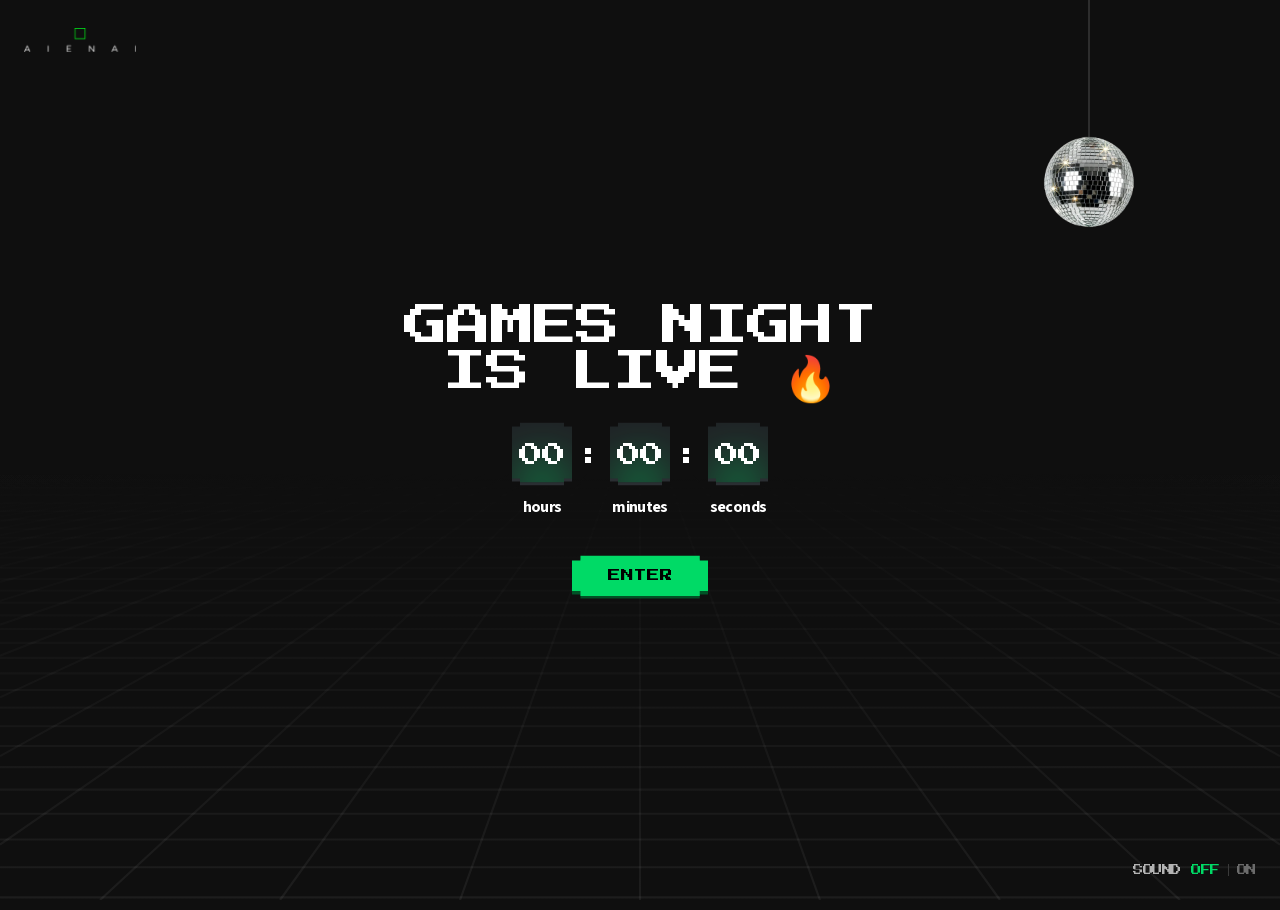
<file: index.html>
<!DOCTYPE html>
<html lang="en-GB">
<head>
<meta charset="utf-8">
<meta name="viewport" content="width=device-width, initial-scale=1">
<!-- The repo is public so GitHub Pages will serve it, but the run of show is
     internal. Keep it out of search results: shareable by link, not findable. -->
<meta name="robots" content="noindex, nofollow">
<title>AIENAI — The games haven’t started… yet.</title>
<style>
/* AIENAI holding page — Figma "HUM App" node 3719:5247 (Desktop - 1, 1440x832) */

/* Source Sans 3 stands in for Adobe Clean, which has no web-licensable equivalent. */
@font-face {
  font-family: "Press Start 2P";
  font-style: normal;
  font-weight: 400;
  font-display: block;
  src: url("[data-uri]") format("woff2");
}

@font-face {
  font-family: "Source Sans 3";
  font-style: normal;
  font-weight: 400;
  font-display: block;
  src: url("[data-uri]") format("woff2");
}

@font-face {
  font-family: "Source Sans 3";
  font-style: normal;
  font-weight: 700;
  font-display: block;
  src: url("[data-uri]") format("woff2");
}

:root {
  --bg: #0f0f0f;
  --plate-face: #202326;
  --plate-edge: #2A2E32;
  --green: #00DA66;
  --muted: #b3b3b3;
  --green-shadow: #005226;
  --pixel: "Press Start 2P", monospace;
  --ui: "Source Sans 3", "Adobe Clean", system-ui, -apple-system, sans-serif;
}

* { box-sizing: border-box; }

/* Both need overflow hidden, not just body: the off-state drift transforms push
   a view ~10px past the bottom edge, and overflow propagates html -> body, never
   body -> html. Left on html alone the viewport scrolls that 10px and shifts
   everything, the logo included. */
html, body {
  height: 100%;
  overflow: hidden;
}

body {
  margin: 0;
  background: var(--bg);
  color: #fff;
  font-family: var(--ui);
  overflow: hidden;
}

.defs {
  position: absolute;
  width: 0;
  height: 0;
}

/* The logo is the only route back to the countdown, so it sits above both
   views rather than alongside them at z-index 2. */
.logo-link {
  position: absolute;
  top: 28px;
  left: 24px;
  display: block;
  width: 112px;
  height: 24px;
  z-index: 3;
}

.logo-link:focus-visible {
  outline: 2px solid var(--green);
  outline-offset: 6px;
}

.logo {
  display: block;
  width: 112px;
  height: 24px;
  object-fit: cover;
}

/* Both views share the grid behind them, so only the foreground cross-fades.
   The outgoing view clears before the incoming one starts arriving, and each
   carries a 10px drift. The resting transform lives on the view itself; only
   the off states shift.

   Opacity and the drift start together, but the drift runs 100ms longer, so
   the content is gone before it settles and the eye never sees it stop. */
.view {
  opacity: 0;
  visibility: hidden;
  transition-property: opacity, transform, visibility;
  transition-duration: 300ms, 400ms, 0s;
  transition-timing-function: ease, ease, linear;
  transition-delay: 0s, 0s, 400ms;
}

.view.is-active {
  opacity: 1;
  visibility: visible;
  transition-delay: 200ms, 200ms, 0s;
}

/* The intro drifts downwards throughout its life: it arrives from above and
   leaves below, so the motion never reverses. The two offsets are distinct
   states, which is why leaving is tracked explicitly rather than inferred. */
.stage:not(.is-active) {
  transform: translate(-50%, calc(-50% - 10px));
}

.stage.is-leaving {
  transform: translate(-50%, calc(-50% + 10px));
}

/* The schedule rises into place and sinks back out. */
.schedule:not(.is-active) {
  transform: translateY(10px);
}

/* Used for one frame to reposition a hidden view without animating the jump. */
.view.no-transition {
  transition: none;
}

@media (prefers-reduced-motion: reduce) {
  .view,
  .view.is-active,
  .enter {
    transition: none;
  }
}

/* Centre stack: 758px wide, 40px between the headline block and the button. */
.stage {
  position: absolute;
  top: calc(50% + 0.5px);
  left: 50%;
  transform: translate(-50%, -50%);
  width: 758px;
  display: flex;
  flex-direction: column;
  align-items: center;
  gap: 40px;
  z-index: 2;
}

.headline-block {
  display: flex;
  flex-direction: column;
  align-items: center;
  gap: 28px;
  width: 100%;
}

.headline {
  margin: 0;
  width: 100%;
  font-family: var(--pixel);
  font-size: 44px;
  line-height: 46px;
  letter-spacing: -1.76px;
  font-weight: 400;
  text-align: center;
  color: #fff;
}

/* Countdown: three 60x93 units on a 98px pitch, colons centred in the gaps. */
.countdown {
  display: grid;
  grid-template-columns: 60px 38px 60px 38px 60px;
  align-items: start;
  width: 256px;
  height: 93px;
}

.unit {
  position: relative;
  width: 60px;
  height: 93px;
}

.plate {
  position: relative;
  width: 60px;
  height: 63px;
}

.plate-art {
  display: block;
  width: 60px;
  height: 63px;
}

.digits {
  position: absolute;
  top: 18px;
  left: 50%;
  transform: translateX(-50%);
  font-family: var(--pixel);
  font-size: 24px;
  line-height: 28px;
  letter-spacing: -0.96px;
  text-align: center;
  white-space: nowrap;
  color: #fff;
}

.label {
  position: absolute;
  top: 75px;
  left: 50%;
  transform: translateX(-50%);
  font-family: var(--ui);
  font-weight: 700;
  font-size: 16px;
  line-height: 18px;
  letter-spacing: -0.64px;
  text-align: center;
  white-space: nowrap;
  color: #fff;
}

/* Colons sit 2px lower than the digits, matching the Figma frame. */
.colon {
  margin-top: 20px;
  font-family: var(--pixel);
  font-size: 24px;
  line-height: 28px;
  letter-spacing: -0.96px;
  text-align: center;
  color: #fff;
}

.enter {
  position: relative;
  display: block;
  width: 136.23px;
  height: 43.9952px;
  text-decoration: none;
  transition: transform 150ms ease;
}

/* Scaling the anchor takes the plate and its label together. The label carries
   its own translateX(-50%), so it has to stay off the animated property or the
   two transforms overwrite each other and it jumps to the left edge. */
.enter:hover,
.enter:focus-visible {
  transform: scale(1.05);
}

.enter-art {
  display: block;
  width: 136.23px;
  height: 43.9952px;
}

.enter-text {
  position: absolute;
  top: 8.88px;
  left: 68.31px;
  transform: translateX(-50%);
  font-family: var(--pixel);
  font-size: 12.692px;
  line-height: 23.692px;
  letter-spacing: -0.2538px;
  white-space: nowrap;
  color: #000;
}

.enter:hover .enter-text,
.enter:focus-visible .enter-text {
  text-decoration: underline;
}

/* Run of show: a 680px column, left edge at 372px on the 1440px frame. */
.schedule {
  position: absolute;
  top: 80px;
  bottom: 0;
  left: calc(50% - 348px);
  width: 680px;
  overflow-y: auto;
  overscroll-behavior: contain;
  z-index: 2;
}

.schedule-title {
  margin: 0;
  padding: 8px;
  border-bottom: 1px solid var(--green);
  font-family: var(--pixel);
  font-size: 24px;
  line-height: 28px;
  letter-spacing: -0.96px;
  font-weight: 400;
  color: #fff;
}

/* The heading only takes focus to carry the reader across the transition. */
.schedule-title:focus:not(:focus-visible) {
  outline: none;
}

.schedule-table {
  margin-top: 40px;
}

/* Scaled ~15% up from the Figma 13px, with the row box and the time column
   widened to match so nothing tightens or clips. Eleven rows at this size
   still clear the 832px frame without scrolling. */
.schedule-head,
.schedule-row {
  display: flex;
  align-items: center;
  font-family: var(--ui);
  font-weight: 700;
  font-size: 15px;
  line-height: 21px;
  color: #fff;
}

.schedule-head {
  height: 32px;
  background: var(--plate-face);
  letter-spacing: 0.9px;
}

.schedule-row {
  height: 56px;
}

.col-time {
  flex: none;
  width: 78px;
  padding: 0 8px;
}

.col-segment {
  display: flex;
  flex: 1;
  flex-direction: column;
  gap: 2px;
  min-width: 0;
  padding: 0 16px;
}

.col-duration {
  flex: none;
  padding: 0 16px;
  text-align: right;
}

/* The row inherits bold from .schedule-row, so the UA's `b { bolder }` would
   resolve to 900 and only land on 700 for want of a heavier face. Pin it. */
.schedule-row .col-segment b {
  font-weight: 700;
}

/* The detail line steps back to regular, which is why a 400 face is loaded
   alongside the 700 one — without it, font matching reuses the bold. */
.schedule-row .col-segment small {
  font-weight: 400;
  font-size: 15px;
  line-height: 21px;
  color: var(--muted);
}

.schedule-row .col-duration {
  color: var(--muted);
}

/* Drawn at runtime by src/grid.js so the floor fills any viewport. */
.grid-pattern {
  position: fixed;
  inset: 0;
  overflow: hidden;
  z-index: 1;
  pointer-events: none;
}

.grid-pattern > svg {
  display: block;
  width: 100%;
  height: 100%;
}

/* Disco ball, Figma node 3746:10797: a 2px cord from the top edge down 140px,
   then a 100x100 ball at y=132, so the ball overlaps the last 8px of cord.
   Frame sits at x=1182 on the 1440 design, i.e. 158px in from the right.

   Horizontal position is the further right of two anchors. The right-hand one
   holds the design's corner offset, which is what wide screens get. The other
   keeps it clear of the 758px stage, and wins once the viewport is narrow
   enough that the corner offset would put the ball on top of the headline.
   Colliding is the worse failure of the two: html and body are overflow
   hidden, so an overlap cannot be scrolled away, whereas being pushed past
   the right edge just clips. */
.disco {
  position: fixed;
  top: 0;
  left: max(calc(100% - 258px), calc(50% + 399px));
  width: 100px;
  height: 232px;
  z-index: 1;
  pointer-events: none;
  /* Top of the cord. src/disco.js swings the whole element about this point,
     so the cord stays straight and the ball travels on its arc. */
  transform-origin: 50% 0;
}

/* Below this there is no room for it to be pushed into, and a half-clipped
   ball reads worse than no ball. */
@media (max-width: 900px) {
  .disco { display: none; }
}

.disco-cord {
  position: absolute;
  top: 0;
  left: 50%;
  transform: translateX(-50%);
  width: 2px;
  height: 140px;
  background: #d9d9d9;
  opacity: 0.15;
}

/* Deliberately not spinning. The source is a photograph, so its highlights are
   baked in; rotating the element would carry them round with it and the ball
   would read as lit from a moving source. */
.disco-ball {
  position: absolute;
  top: 132px;
  left: 0;
  width: 100px;
  height: 100px;
  background: url("[data-uri]") center / cover no-repeat;
  /* The only thing on either background layer that takes a pointer. Rounded so
     the grab target matches the ball rather than its bounding square; the
     image's own edge sits inside the inscribed circle, so nothing is clipped.
     touch-action stops a drag being claimed as a scroll gesture. */
  pointer-events: auto;
  border-radius: 50%;
  cursor: grab;
  touch-action: none;
}

.disco.is-dragging .disco-ball {
  cursor: grabbing;
}

/* Sound control, bottom right. Above both views at z-index 3 for the same
   reason the logo is: it has to stay available on the countdown and the run of
   show alike, and the run of show scrolls underneath it. */
.sound {
  position: fixed;
  right: 24px;
  bottom: 24px;
  display: flex;
  align-items: center;
  gap: 8px;
  z-index: 3;
  font-family: var(--pixel);
  font-size: 10px;
  line-height: 12px;
  letter-spacing: -0.4px;
}

.sound-label {
  margin-right: 2px;
  color: var(--muted);
}

/* font: inherit doesn't carry letter-spacing, which is not part of the font
   shorthand, so the buttons would track differently from the label. */
.sound-opt {
  margin: 0;
  padding: 0;
  border: 0;
  background: none;
  font: inherit;
  letter-spacing: inherit;
  color: #6b6b6b;
  cursor: pointer;
}

.sound-opt.is-current {
  color: var(--green);
}

.sound-opt:hover:not(.is-current) {
  color: #fff;
}

.sound-opt:focus-visible {
  outline: 2px solid var(--green);
  outline-offset: 4px;
}

/* A rule rather than a character: its height is then set in pixels and doesn't
   drift with the font's line box. */
.sound-sep {
  width: 1px;
  height: 12px;
  background: #3a3a3a;
}

/* Painted by src/lasers.js. Shares the grid's stacking band but comes later in
   the document, so the beams sit in front of the floor and behind the content
   without either needing its own z-index. */
.lasers {
  position: fixed;
  inset: 0;
  display: block;
  width: 100%;
  height: 100%;
  z-index: 1;
  pointer-events: none;
}
</style>
</head>
<body>

<svg class="defs" aria-hidden="true">
  <defs>
    <!-- Pixel-chamfered plate, 60x60, from Figma node 3724:5365 -->
    <path id="plate" d="M52 0V4H60V56H52V60H8V56H0V4H8V0H52Z"/>
    <!-- Button plate, 136.23x40.6152, from Figma node 3725:8258 -->
    <path id="key" d="M127.77 5.07715H136.23V35.5381H127.77V40.6152H8.46191V35.5381H0V5.07715H8.46191V0H127.77V5.07715Z"/>
    <clipPath id="plate-clip"><use href="#plate"/></clipPath>
    <filter id="glow-blur" x="-38" y="-7" width="136" height="136" filterUnits="userSpaceOnUse" color-interpolation-filters="sRGB">
      <feGaussianBlur stdDeviation="25"/>
    </filter>
  </defs>
</svg>

<a class="logo-link" href="#intro" aria-label="AIENAI, back to the countdown">
  <img class="logo" src="[data-uri]" width="112" height="24" alt="">
</a>

<main class="stage view" id="intro">
  <div class="headline-block">
    <h1 class="headline">The games haven’t<br>started… yet.</h1>

    <div class="countdown" role="timer" aria-live="off">
      <div class="unit">
        <div class="plate">
          <svg class="plate-art" viewBox="0 0 60 63" width="60" height="63" aria-hidden="true">
            <use href="#plate" y="3" fill="#2A2E32"/>
            <use href="#plate" fill="#202326"/>
            <g clip-path="url(#plate-clip)">
              <circle cx="30" cy="61" r="18" fill="#00DA66" filter="url(#glow-blur)"/>
            </g>
          </svg>
          <span class="digits" id="hours">4</span>
        </div>
        <span class="label">hours</span>
      </div>

      <span class="colon" aria-hidden="true">:</span>

      <div class="unit">
        <div class="plate">
          <svg class="plate-art" viewBox="0 0 60 63" width="60" height="63" aria-hidden="true">
            <use href="#plate" y="3" fill="#2A2E32"/>
            <use href="#plate" fill="#202326"/>
            <g clip-path="url(#plate-clip)">
              <circle cx="30" cy="61" r="18" fill="#00DA66" filter="url(#glow-blur)"/>
            </g>
          </svg>
          <span class="digits" id="minutes">37</span>
        </div>
        <span class="label">minutes</span>
      </div>

      <span class="colon" aria-hidden="true">:</span>

      <div class="unit">
        <div class="plate">
          <svg class="plate-art" viewBox="0 0 60 63" width="60" height="63" aria-hidden="true">
            <use href="#plate" y="3" fill="#2A2E32"/>
            <use href="#plate" fill="#202326"/>
            <g clip-path="url(#plate-clip)">
              <circle cx="30" cy="61" r="18" fill="#00DA66" filter="url(#glow-blur)"/>
            </g>
          </svg>
          <span class="digits" id="seconds">56</span>
        </div>
        <span class="label">seconds</span>
      </div>
    </div>
  </div>

  <a class="enter" href="#schedule" data-focus>
    <svg class="enter-art" viewBox="0 0 136.23 43.9952" width="136.23" height="43.9952" aria-hidden="true">
      <use href="#key" y="3.38" fill="#005226"/>
      <use href="#key" fill="#00DA66"/>
    </svg>
    <span class="enter-text">ENTER</span>
  </a>
</main>

<section class="schedule view" id="schedule">
  <h2 class="schedule-title" data-focus tabindex="-1">Q3 Socials</h2>

  <div class="schedule-table">
    <div class="schedule-head">
      <span class="col-time">TIME</span>
      <span class="col-segment">SEGMENT</span>
      <span class="col-duration">DURATION</span>
    </div>
    <div class="schedule-rows" id="schedule-rows"></div>
  </div>
</section>

<div class="grid-pattern" aria-hidden="true"><svg id="grid" aria-hidden="true"></svg></div>
<canvas class="lasers" id="lasers" aria-hidden="true"></canvas>

<!-- Figma node 3746:10797. Sits outside both views so it hangs over the intro
     and the schedule alike, and after the canvas so the beams pass behind it. -->
<div class="disco" aria-hidden="true">
  <span class="disco-cord"></span>
  <span class="disco-ball"></span>
</div>

<!-- Outside both views, like the logo, so it stays reachable on the countdown
     and the run of show alike. Two buttons rather than one switch: the control
     shows both choices, so people click the one they want, and on a switch
     clicking ON while already on would turn the music off. Marked up OFF-first
     with OFF current, which is the honest reading if sound.js never runs. -->
<div class="sound" role="group" aria-label="Sound">
  <span class="sound-label">SOUND</span>
  <button class="sound-opt is-current" type="button" data-sound="off" aria-pressed="true">OFF</button>
  <span class="sound-sep" aria-hidden="true"></span>
  <button class="sound-opt" type="button" data-sound="on" aria-pressed="false">ON</button>
</div>

<script>
/* Perspective floor from Figma node 3725:7473.
 *
 * Figma exports this as 73 masked SVGs (~10MB) at one fixed size. The geometry
 * underneath is simple, so it is redrawn here to whatever the viewport is.
 *
 * Everything is expressed relative to the floor depth (horizon to bottom edge),
 * which keeps the grid self-similar: a taller viewport scales the whole floor
 * rather than revealing a differently-proportioned one. Row positions and the
 * bottom-edge column spacing match the measured design at 1440x832; the
 * columns terminate on a band rather than the Figma vanishing point.
 */
(() => {
  const svg = document.getElementById("grid");
  if (!svg) return;

  const HORIZON = 0.5112; // fraction of viewport height, from the 1440x832 frame
  const COLUMN_SLOPE = 0.40912; // sideways drift per pixel of depth, per column
  const REFERENCE_DEPTH = 406.947;
  const REFERENCE_STROKE = 2;
  const FAN = 40; // extra columns past the viewport edge, forming the haze at the horizon

  // Columns terminate along a horizontal band rather than a single vanishing
  // point. tanh puts the outer columns asymptotically at the band's two ends,
  // so the haze collects there instead of being lost off-screen.
  const BAND_WIDTH = 0.6; // fraction of viewport width spanned by the band
  const BAND_TAPER = 0.12; // column spacing at the band, relative to the bottom edge

  // Row positions as fractions of floor depth, measured off the Figma export.
  // They compress faster than a true perspective near the horizon, so they are
  // kept verbatim rather than derived.
  const ROWS = [
    0.994, 0.92551, 0.86256, 0.80392, 0.74914, 0.69803, 0.65001, 0.60507,
    0.56274, 0.52273, 0.48502, 0.44947, 0.41561, 0.38359, 0.35312, 0.32419,
    0.29664, 0.27047, 0.24538, 0.22137, 0.1986, 0.17659, 0.15565, 0.13549,
    0.1161, 0.09748, 0.07962, 0.06254, 0.04592, 0.03007, 0.01467,
  ];

  const FADE_TO = 0.06; // line opacity at the bottom edge; zero at the horizon

  function draw() {
    const w = window.innerWidth;
    const h = window.innerHeight;
    const horizonY = h * HORIZON;
    const depth = h - horizonY;
    const originX = w / 2;
    const spread = COLUMN_SLOPE * depth; // column spacing at the bottom edge

    const parts = [
      `<defs><linearGradient id="grid-fade" gradientUnits="userSpaceOnUse" x1="0" y1="${horizonY.toFixed(2)}" x2="0" y2="${h}">` +
        `<stop offset="0" stop-color="#fff" stop-opacity="0"/>` +
        `<stop offset="1" stop-color="#fff" stop-opacity="${FADE_TO}"/>` +
        `</linearGradient></defs>`,
    ];
    const line = (x1, y1, x2, y2) =>
      parts.push(
        `<line x1="${x1.toFixed(2)}" y1="${y1.toFixed(2)}" x2="${x2.toFixed(2)}" y2="${y2.toFixed(2)}"/>`
      );

    const halfBand = (BAND_WIDTH * w) / 2;
    const bandSpacing = BAND_TAPER * spread;

    const columns = Math.ceil(originX / spread) + FAN;
    for (let n = -columns; n <= columns; n++) {
      const top = originX + halfBand * Math.tanh((n * bandSpacing) / halfBand);
      const drift = originX + n * spread - top;
      // Cut each column where it leaves the viewport, sideways or at the bottom.
      const t =
        drift === 0 ? 1 : Math.min(1, (drift > 0 ? w - top : top) / Math.abs(drift));
      line(top, horizonY, top + drift * t, horizonY + depth * t);
    }

    for (const t of ROWS) {
      const y = horizonY + depth * t;
      line(0, y, w, y);
    }

    svg.setAttribute("viewBox", `0 0 ${w} ${h}`);
    svg.setAttribute("stroke", "url(#grid-fade)");
    svg.setAttribute("stroke-width", (REFERENCE_STROKE * (depth / REFERENCE_DEPTH)).toFixed(2));
    svg.innerHTML = parts.join("");
  }

  let queued = false;
  draw();
  addEventListener("resize", () => {
    if (queued) return;
    queued = true;
    requestAnimationFrame(() => {
      queued = false;
      draw();
    });
  });
})();
</script>
<script>
/* The iMessage "Lasers" screen effect, rebuilt in one green and anchored to the
 * top edge rather than to a message bubble.
 *
 * Beams are rendered sharp into an offscreen buffer, then that whole buffer is
 * composited back three times at different blur radii: wide and faint for the
 * room glow, mid for the halo, tight to keep the edges readable. The blur is
 * what gives a beam its soft edge and the bloom inside it, and doing it once
 * over the whole fan also means crossings bloom together rather than each beam
 * carrying its own separate haze.
 *
 * Approximating that falloff by stacking nested wedges was tried first and does
 * not work at this scale. An edge line is only a few pixels across, so every
 * layer lands inside the same pixel column and the profile ends up quantised by
 * the raster, leaving the hard edge the layers were meant to remove.
 *
 * A beam is a shaft, not a line: two bright edge lines with a dimmer green fill
 * between them and a haze around the outside, four wedges in all. Blurring a
 * single bright centre line can only ever give a rope, because it has no
 * interior that is darker than its own edges; the structure has to be drawn in
 * before the blur can soften it.
 *
 * The source colour never changes; only intensity does. The original cycles the
 * hue, which is where most of its life comes from, so that life has to be found
 * elsewhere: every beam sways and flickers on its own period, and the periods
 * are deliberately unrelated so the fan never visibly repeats as a whole.
 *
 * Sits above the floor grid and below the content. Beams reaching the headline
 * are far enough down their falloff to stay well under white text.
 */
(() => {
  const canvas = document.getElementById("lasers");
  if (!canvas || !canvas.getContext) return;

  const ctx = canvas.getContext("2d");
  const buf = document.createElement("canvas");
  const bctx = buf.getContext("2d");
  const reduced = matchMedia("(prefers-reduced-motion: reduce)");

  // Canvas filter is Chrome 52+, Firefox 49+, Safari 17+. Without it the beams
  // still draw, just without the bloom, so the page degrades rather than fails.
  const canBlur = typeof ctx.filter === "string";

  // Blur radius, alpha. Radii are in design pixels and scaled to the viewport
  // so the glow keeps its proportions rather than thinning out on big screens.
  const PASSES = [
    [30, 0.36],
    [10, 0.42],
    [2.5, 0.85],
  ];

  // A beam is a shaft, not a line: two bright edges with a green fill between
  // them. Drawing one glowing line per beam gave a rope rather than a shaft,
  // because a single blurred core has no interior to be dimmer than its edges.
  const EDGE_RGB = "190,255,220";
  const FILL_RGB = "0,218,102";
  const HALO_RGB = "0,218,102";
  // The fill has to stay well under the edges. Measured at parity the shaft
  // blurs into a flat bar and the edges stop reading as edges at all; the gap
  // below is what keeps them visible through the widest blur pass.
  const EDGE_ALPHA = 0.8;
  const FILL_ALPHA = 0.15;
  const HALO_ALPHA = 0.085;
  // Halo reaches this far outside the shaft, as a multiple of its half-width.
  const HALO_SPREAD = 1.9;

  // Design pixels the apex sits above the top edge, scaled with the viewport.
  const ORIGIN_LIFT = 64;

  // Shapes the sway. A plain sine spreads its speed evenly over the sweep and
  // reads as a drift; a galvanometer crosses its centre quickly and then
  // brakes into each extreme. Dropping the exponent below 1 sharpens the
  // crossing and lengthens the braking.
  //
  // It cannot go far. The derivative is unbounded at the crossing, so the beam
  // stops sweeping and starts teleporting: at 0.55, measured per frame rather
  // than per instant, the sweep sits under a third of its own top speed for
  // 98% of its travel and covers the rest in a couple of frames, which reads
  // as a twitch. 0.82 keeps about 40% of the sweep at speed and spends the
  // other 60% braking, which is the shape being aimed at.
  const SWAY_SHAPE = 0.82;

  function swing(phase) {
    const s = Math.sin(phase);
    return Math.sign(s) * Math.abs(s) ** SWAY_SHAPE;
  }

  // Fixed seed: the fan is authored, not random per load, so what gets reviewed
  // is what ships.
  const rand = (() => {
    let s = 0x2f6e2b1;
    return () => ((s = (s * 1664525 + 1013904223) >>> 0) / 4294967296);
  })();

  // Fewer than before: each beam is now a ribbon rather than a line, so the
  // same count would close the fan into a solid sheet.
  const BEAM_COUNT = 9;

  const BEAMS = Array.from({ length: BEAM_COUNT }, (_, i) => {
    const t = i / (BEAM_COUNT - 1);
    return {
      // Fanned across the lower half circle, jittered so the spacing never
      // looks stepped.
      angle: (t - 0.5) * 2.42 + (rand() - 0.5) * 0.4,
      sway: 0.04 + rand() * 0.1,
      // Crosses in 1.3 to 2.4 seconds. The shaping only redistributes speed
      // within a sweep, it cannot make one faster, so the period has to carry
      // the actual pace.
      swaySpeed: 1.3 + rand() * 1.1,
      swayPhase: rand() * Math.PI * 2,
      // Angular half-width, so a beam keeps its shape at any viewport size.
      // Sized against the blur rather than by eye: the widest pass is 30px, so
      // anything narrower than roughly 60px across gets its interior filled
      // straight back in and the two edges collapse into one line again. These
      // clear that from about a third of the way down the screen, which is
      // also where the reference beams start to separate.
      width: 0.045 + rand() * 0.085,
      // Half-thickness of an edge line. Small enough that the blur is what
      // gives it its visible width, as with the old core.
      edge: 0.0016 + rand() * 0.0016,
      flickerSpeed: 0.5 + rand() * 1.9,
      flickerPhase: rand() * Math.PI * 2,
      // Wide range on purpose: an evenly lit fan reads as a peacock tail, so a
      // few beams carry the eye and the rest sit back as haze.
      gain: 0.28 + rand() * 0.72,
      // How far the shaft opens and closes, as a fraction of its width. The
      // low end of the range is near zero on purpose: a fan where every beam
      // breathes reads as the whole thing pulsing, so some have to hold still
      // for the ones that move to be noticed.
      breathe: 0.06 + rand() * 0.42,
      // Roughly a 12 to 25 second cycle. Slower than this and the shaft is
      // only ever measurably wider, never seen to widen; faster and it stops
      // being a beam sweeping and starts being a shape animating.
      breatheSpeed: 0.26 + rand() * 0.27,
      // Phase is stepped by index rather than drawn from the seed. Random
      // phases clump, and any moment where most of the fan happens to be in
      // step turns the effect into a single global pulse. Spreading them round
      // the circle guarantees that whatever is opening has something else
      // closing against it; the unequal speeds then let the pairing drift so
      // it never settles into a visible rhythm.
      breathePhase: (i / BEAM_COUNT) * Math.PI * 2 + rand() * 0.5,
    };
  });

  let w = 0;
  let h = 0;
  let scale = 1;
  let raf = null;

  function resize() {
    // Deliberately 1x even on retina. Blur cost scales with pixel count, and at
    // dpr 2 the three passes are four times the work for detail that the blur
    // immediately destroys. Measured at 1440x832: ~5ms a frame at 1x, which
    // would not hold at 2x. Nothing in this layer has a hard edge to lose;
    // the grid and the text are separate elements and stay crisp.
    const dpr = 1;
    w = innerWidth;
    h = innerHeight;
    scale = Math.max(0.6, h / 832);

    for (const c of [canvas, buf]) {
      c.width = Math.round(w * dpr);
      c.height = Math.round(h * dpr);
    }
    ctx.setTransform(dpr, 0, 0, dpr, 0, 0);
    bctx.setTransform(dpr, 0, 0, dpr, 0, 0);
  }

  // Fills between two angular bounds either side of the beam axis. Bounds are
  // independent rather than symmetric so the same primitive draws the interior
  // fill, the halo around it, and each edge line as an off-centre sliver.
  function wedge(ox, oy, angle, a0, a1, reach, alpha, rgb) {
    const s0 = Math.sin(angle + a0);
    const c0 = Math.cos(angle + a0);
    const s1 = Math.sin(angle + a1);
    const c1 = Math.cos(angle + a1);

    // The apex is nudged off the origin so a zero-width sliver still has area.
    const near = 1;
    const ex = ox + Math.sin(angle) * reach;
    const ey = oy + Math.cos(angle) * reach;

    // Falloff is deliberately front-loaded. The reach has to exceed the screen
    // diagonal or shallow beams stop mid-air, but a gradient spread evenly over
    // that reach leaves them near full strength at the bottom edge, which is
    // what turns the fan into a solid sunburst.
    const grad = bctx.createLinearGradient(ox, oy, ex, ey);
    grad.addColorStop(0, `rgba(${rgb},${alpha})`);
    grad.addColorStop(0.05, `rgba(${rgb},${alpha})`);
    grad.addColorStop(0.24, `rgba(${rgb},${alpha * 0.3})`);
    grad.addColorStop(0.62, `rgba(${rgb},0)`);
    grad.addColorStop(1, `rgba(${rgb},0)`);

    bctx.fillStyle = grad;
    bctx.beginPath();
    bctx.moveTo(ox + s0 * near, oy + c0 * near);
    bctx.lineTo(ox + s1 * near, oy + c1 * near);
    bctx.lineTo(ox + s1 * reach, oy + c1 * reach);
    bctx.lineTo(ox + s0 * reach, oy + c0 * reach);
    bctx.closePath();
    bctx.fill();
  }

  function draw(t) {
    const ox = w / 2;
    // Apex sits above the top edge so the pinch point where every shaft
    // collapses to a point is off-screen. Sitting it on the edge gave the fan
    // a visible origin, which reads as a light source in the room rather than
    // beams passing through it. Far enough up that the narrowest shaft has
    // opened past the blur by the time it crosses into view.
    const oy = -ORIGIN_LIFT * scale;
    const reach = Math.hypot(w, h) * 1.35;

    bctx.clearRect(0, 0, w, h);
    bctx.globalCompositeOperation = "lighter";

    for (const b of BEAMS) {
      const angle = b.angle + swing(t * b.swaySpeed + b.swayPhase) * b.sway;
      // Never fully off: a beam that blinks out and back reads as a glitch.
      const flicker = 0.72 + 0.28 * Math.sin(t * b.flickerSpeed + b.flickerPhase);
      const gain = b.gain * flicker;
      // Only the shaft opens and closes. The edges are lines, so they keep
      // their thickness and travel apart instead of fattening with it.
      const wd =
        b.width * (1 + Math.sin(t * b.breatheSpeed + b.breathePhase) * b.breathe);
      const ed = b.edge;

      // Outside in: haze around the shaft, the green interior, then the two
      // edges last so they sit on top of their own fill rather than under it.
      const halo = wd * HALO_SPREAD;
      wedge(ox, oy, angle, -halo, halo, reach, HALO_ALPHA * gain, HALO_RGB);
      wedge(ox, oy, angle, -wd, wd, reach, FILL_ALPHA * gain, FILL_RGB);
      wedge(ox, oy, angle, -wd - ed, -wd + ed, reach, EDGE_ALPHA * gain, EDGE_RGB);
      wedge(ox, oy, angle, wd - ed, wd + ed, reach, EDGE_ALPHA * gain, EDGE_RGB);
    }

    ctx.clearRect(0, 0, w, h);
    ctx.globalCompositeOperation = "lighter";

    // Wash: lifts the black just enough that the beams look like they are
    // lighting the room rather than floating over it.
    const wash = ctx.createRadialGradient(ox, oy, 0, ox, oy, h * 0.7);
    wash.addColorStop(0, "rgba(0,218,102,0.055)");
    wash.addColorStop(0.5, "rgba(0,218,102,0.014)");
    wash.addColorStop(1, "rgba(0,218,102,0)");
    ctx.fillStyle = wash;
    ctx.fillRect(0, 0, w, h);

    if (canBlur) {
      for (const [radius, alpha] of PASSES) {
        ctx.filter = `blur(${(radius * scale).toFixed(2)}px)`;
        ctx.globalAlpha = alpha;
        ctx.drawImage(buf, 0, 0, w, h);
      }
      ctx.filter = "none";
      ctx.globalAlpha = 1;
    } else {
      ctx.drawImage(buf, 0, 0, w, h);
    }

    // Bloom, breathing on a period unrelated to any beam.
    const pulse = 0.85 + 0.15 * Math.sin(t * 0.9);
    const r = Math.min(w, h) * 0.16 * pulse;
    const bloom = ctx.createRadialGradient(ox, oy, 0, ox, oy, r);
    bloom.addColorStop(0, "rgba(200,255,225,0.22)");
    bloom.addColorStop(0.3, "rgba(0,218,102,0.085)");
    bloom.addColorStop(1, "rgba(0,218,102,0)");
    ctx.fillStyle = bloom;
    ctx.fillRect(ox - r, oy - r, r * 2, r * 2);

    ctx.globalCompositeOperation = "source-over";
  }

  function frame(now) {
    draw(now / 1000);
    raf = requestAnimationFrame(frame);
  }

  function start() {
    stop();
    if (reduced.matches) {
      draw(0);
      return;
    }
    raf = requestAnimationFrame(frame);
  }

  function stop() {
    if (raf !== null) cancelAnimationFrame(raf);
    raf = null;
  }

  resize();
  start();

  let queued = false;
  addEventListener("resize", () => {
    if (queued) return;
    queued = true;
    requestAnimationFrame(() => {
      queued = false;
      resize();
      if (reduced.matches) draw(0);
    });
  });

  // Nothing to animate for a backgrounded tab.
  addEventListener("visibilitychange", () => (document.hidden ? stop() : start()));
  reduced.addEventListener("change", start);
})();
</script>
<script>
/* Makes the disco ball a pendulum you can drag.
 *
 * The whole .disco element rotates about the top of its cord rather than the
 * ball moving on its own, which is what a ball on a string actually does: the
 * cord stays straight and the ball tilts with it.
 *
 * Released, it integrates a damped pendulum rather than running a canned
 * keyframe animation. A fixed animation would always swing the same distance
 * for the same length of time, so a nudge and a hard flick would look
 * identical; here the release speed comes off the pointer and carries through.
 *
 * Idle cost is zero. The loop sleeps once the swing falls below a threshold
 * and is only woken by a release, so the page is not holding a frame open for
 * a ball that is hanging still, on top of what the lasers already cost.
 */
(() => {
  const root = document.querySelector(".disco");
  const ball = document.querySelector(".disco-ball");
  if (!root || !ball) return;

  const reduced = matchMedia("(prefers-reduced-motion: reduce)");

  // Pivot to centre of mass: 140px of cord, less the 8px the ball overlaps it,
  // plus the ball's 50px radius.
  const LENGTH = 182;
  // Not real gravity. Pixels are not metres, and at 9.81 the period works out
  // near 27 seconds, which reads as broken rather than slow. This gives about
  // 1.9s, which is what a ball on a short cord looks like.
  const GRAVITY = 2000;
  // Settles in about 11 seconds from a full-scale drag. Lighter damping looks
  // no better and keeps the corner of the page moving for nearly 20.
  const DAMPING = 1;
  // Past critical, so under reduced motion it returns to rest without ever
  // crossing centre. The drag still tracks; it just doesn't oscillate after.
  const REDUCED_DAMPING = 6;
  const MAX_ANGLE = 0.6;
  // Fixed substep. Integrating a whole frame at once goes unstable on a long
  // frame, and a dropped frame is exactly when the swing is worth keeping.
  const STEP = 1 / 240;
  const SLEEP_ANGLE = 0.002;
  const SLEEP_SPEED = 0.01;
  // A flick can report an enormous instantaneous speed, and this is a real
  // pendulum rather than an eased animation, so too much of it puts the ball
  // over the top: measured at 8 it carried 464 degrees, winding right round
  // the pivot instead of swinging. At 2.5 a hard flick from the drag limit
  // peaks near 53 degrees, which is as far as it can go and still read as a
  // swing.
  const MAX_RELEASE_SPEED = 2.5;
  // A pointer that came to rest before letting go should drop, not fling.
  const STALE_MS = 120;

  let angle = 0;
  let speed = 0;
  let pivotX = 0;
  let dragging = false;
  let pointerId = null;
  let lastAngle = 0;
  let lastTime = 0;
  let prev = 0;
  let carry = 0;
  let raf = null;

  function measure() {
    // Read the used style rather than the bounding box: the box is the rotated
    // one, so measuring it mid-swing would walk the pivot along with the ball.
    if (!root.offsetWidth) return;
    pivotX = parseFloat(getComputedStyle(root).left) + root.offsetWidth / 2;
  }

  // The cord swings and the ball counter-rotates by the same amount, so it
  // travels along the arc while keeping its own orientation. That is what a
  // ball on a chain does, as opposed to a bob on a rigid rod, and it is also
  // the only way the swing can go wide: the source is a photograph, so its
  // specular highlights are baked in, and carrying them round through 50
  // degrees reads as the room's lighting having swung rather than the ball.
  function render() {
    const t = angle ? `rotate(${angle.toFixed(5)}rad)` : "";
    root.style.transform = t;
    ball.style.transform = angle ? `rotate(${(-angle).toFixed(5)}rad)` : "";
  }

  // The CSS rotation that puts the ball under the pointer, taken from the
  // pointer's horizontal offset against the fixed cord length.
  //
  // The pointer's y is deliberately not used. It was the vertical leg of an
  // atan2, but it measures the absolute drop below the pivot, so dragging
  // downwards lengthened that leg and shrank the angle: the same 80px
  // sideways pull gave 30 degrees at the ball's resting height and 10 at
  // 300px below it, and a straight-down drag gave zero. Down-and-sideways is
  // the natural gesture on a ball hanging at the top of the screen, and a
  // drag that barely moved and then barely swung read as the ball having
  // seized. The cord can't stretch, so its length is the hypotenuse and the
  // horizontal offset alone fixes the angle.
  //
  // Note the sign. This returns a rotation, not a bearing, and a positive CSS
  // rotation carries a point hanging below the origin to the left: six
  // o'clock going clockwise arrives at seven, not five. Measuring the offset
  // the other way round and handing that straight to rotate() sends the ball
  // away from the pointer.
  function angleFor(x) {
    const reach = Math.max(-1, Math.min(1, (pivotX - x) / LENGTH));
    const a = Math.asin(reach);
    return Math.max(-MAX_ANGLE, Math.min(MAX_ANGLE, a));
  }

  function frame(now) {
    const damping = reduced.matches ? REDUCED_DAMPING : DAMPING;
    carry += Math.min(0.05, (now - prev) / 1000);
    prev = now;

    while (carry >= STEP) {
      speed += (-(GRAVITY / LENGTH) * Math.sin(angle) - damping * speed) * STEP;
      angle += speed * STEP;
      carry -= STEP;
    }
    render();

    if (Math.abs(angle) < SLEEP_ANGLE && Math.abs(speed) < SLEEP_SPEED) {
      angle = 0;
      speed = 0;
      render();
      raf = null;
      return;
    }
    raf = requestAnimationFrame(frame);
  }

  function wake() {
    if (raf !== null) return;
    prev = performance.now();
    carry = 0;
    raf = requestAnimationFrame(frame);
  }

  ball.addEventListener("pointerdown", (e) => {
    measure();
    dragging = true;
    pointerId = e.pointerId;
    ball.setPointerCapture(pointerId);
    root.classList.add("is-dragging");
    if (raf !== null) {
      cancelAnimationFrame(raf);
      raf = null;
    }
    speed = 0;
    angle = angleFor(e.clientX);
    lastAngle = angle;
    lastTime = performance.now();
    render();
    e.preventDefault();
  });

  ball.addEventListener("pointermove", (e) => {
    if (!dragging || e.pointerId !== pointerId) return;
    const next = angleFor(e.clientX);
    const now = performance.now();
    const dt = (now - lastTime) / 1000;
    // Sampling every move event makes the release speed jittery on a fast
    // pointer; a floor on dt averages over enough travel to be stable.
    if (dt > 0.008) {
      speed = (next - lastAngle) / dt;
      lastAngle = next;
      lastTime = now;
    }
    angle = next;
    render();
  });

  function release(e) {
    if (!dragging || (e && e.pointerId !== pointerId)) return;
    dragging = false;
    pointerId = null;
    root.classList.remove("is-dragging");
    if (performance.now() - lastTime > STALE_MS) speed = 0;
    speed = Math.max(-MAX_RELEASE_SPEED, Math.min(MAX_RELEASE_SPEED, speed));
    wake();
  }

  ball.addEventListener("pointerup", release);
  ball.addEventListener("pointercancel", release);
  // Capture can be dropped without a pointerup ever reaching the ball. Left
  // unhandled, dragging stays true for good: the ball holds its angle, ignores
  // the physics loop and keeps the grabbing cursor, which is the one way it can
  // genuinely seize rather than just swing weakly.
  ball.addEventListener("lostpointercapture", release);

  measure();
  addEventListener("resize", measure);
})();
</script>
<script>
/* Clicks the ENTER button.
 *
 * The source recording is a real mouse click, which is two separate transients:
 * a quiet tick as the button goes down and a louder one as it comes back up,
 * 125ms apart. Rather than store that gap, the two are cut out as their own
 * assets and fired on pointerdown and pointerup, so the sound lasts as long as
 * the press actually lasts. A long hold holds the click open, which a single
 * baked clip can't do, and it drops the 115ms of inaudible silence between them
 * that would otherwise be ~70% of the bytes.
 *
 * Web Audio rather than an <audio> element: a new buffer source per press has
 * no rewind, so repeated taps always sound and overlap cleanly instead of
 * cutting each other off.
 *
 * The context is built on the first press, not at load. Built at load it would
 * be born suspended and log an autoplay warning; built inside the gesture it
 * starts running. Decoding is async, so the very first press plays a frame or
 * two late, and every press after it is immediate.
 */
(() => {
  const enter = document.querySelector(".enter");
  if (!enter) return;

  const Ctx = window.AudioContext || window.webkitAudioContext;
  if (!Ctx) return;

  // Both peak at -1dBFS. That is mastering level, not interface level, so it is
  // pulled down here rather than baked into the assets: the gain is the part
  // worth tuning, and attenuating the PCM would only throw away resolution.
  const VOLUME = 0.35;

  const SOUNDS = {
    down: "UklGRhgFAABXQVZFZm10IBAAAAABAAEARKwAAIhYAQACABAATElTVBoAAABJTkZPSVNGVA4AAABMYXZmNjIuMTIuMTAxAGRhdGHSBAAAAwD+/wMA/v8DAP7/AgAAAAEAAAAAAAAAAAACAP7/AgD//wEAAQD//wIA//8BAAEA/v8CAP//AAACAP7/AgD+/wIAAAAAAAAAAAD//wIA//8CAP//AQAAAAIA/f8EAPv/BAD+/wEAAQAAAAAAAAAAAAAAAQAAAAEA//8DAP7/AgAAAAAAAQD//wEAAAABAP//AgD+/wMA/f8DAP//AQAAAAAAAgD+/wMA/f8DAP7/AgAAAAEA//8CAP7/AgAAAAAAAQD//wEA//8BAAAAAAAAAAEAAAD//wEA7v/v//T/8gBs/0AaOAB919Y4l/BxW3ATphRLFwS66SRTveDyMxDMx/0hTN+lXxdQK/ys/9CNxMhLkznROT8PEnZO4BG4AUojTRM4SRED6tPtz56QnNpGCCsGzyQ7/TEQWQwtIxZKlyP9CBXt7biQ2UgAAgCjFRLzyvPvAHkGFTIPIBIIue+B1VTzvPav/ukB8vIU8rUDkQo5DKkTR/QM/ZH9S/Pd+yvwQ/0P+LP+1BTbDvsRXgjM/8f4APKc8tTucvN4+yD+hwihCo4KSAswBA4DZv4b/MD7DfYQ+Xz6a/svAOcA2gPwBHwD4gMdA7MC4wBQ/qf9A/1R/UX+2/41AAcBgQEpAosCngIAAhEBYADQ/7r/tP+4//j/YACkAMcA4ADzANsAngCPAKUAxAC0AKUAtQDUANsAxgC9AKoAhQBaAGAAlwDSAPcABQH2AK0ASwD4/9r/2f/w/wwANwB0ALgA1ADaALsAigBOADEAFgD7//H/AQApAD4AXgB1AIkAhQB6AFoAMwAJANf/xf/L/+T/BwAbADAAMgAyACgAGwAIAPz/8P/m/+L/3//w//f/AAAOABYAFAAOAAEA/f/5//L/9P/0//b/9//9//r/AAD+//j/+f/1//j/9//2//b/9P/3//X/9v/y//X/8//0//D/8//0//T/9//x//H/9v/w//b/7//z//D/9f/x//P/8//x//X/8v/z//D/8v/0/+//8//u//T/8v/z//P/8v/z//L/8//w//P/8P/z//D/8//0//H/9f/w//P/9f/y//L/8//w//L/8//y//D/8v/w//T/8P/z//P/8//x//T/8f/0/+7/8v/x//L/8f/w//P/8P/x//H/9P/w//D/8f/y//X/8f/y//H/8v/y//H/8v/y//L/9P/z//H/9P/w//b/8P/z//L/8P/z//H/9P/v//L/8//x//T/7P/2//D/9//w//b/7//0//D/9P/v//T/8v/x//D/8//0//D/9v/x//H/8//0//T/8v/0//T/8f/4//L/9//w//f/8//3//D/9P/0//T/9f/0//T/9v/z//b/+f/0//X/9v/1//b/9P/3//b/9//3//f/9f/3//f/9//3//f/9//4//X/9v/3//n/+P/4//j/9v/5//j/+P/4//n/9//6//n/+f/5//n/+//4//z/+P/8//j/+v/7//r/+//6//v/+v/8//n/+//7//v/+v/8//v//P/8//v//f/9//z//f/8//3//P/8//3//f/8//3//f/+//7//v/+//3////9//7//v/+//7////+/////v///////////wAA//8AAP//AAAAAAAAAAAAAAAAAAAAAA==",
    up: "UklGRl4NAABXQVZFZm10IBAAAAABAAEARKwAAIhYAQACABAATElTVBoAAABJTkZPSVNGVA4AAABMYXZmNjIuMTIuMTAxAGRhdGEYDQAA/f8CAP7/AAD/////AAD/////AAD+/wEA/f8CAP7///8BAP3/AgD+/wAA//8BAP3/AQD+/wAA//8AAP3/AQD+////AAD+/wAA///+/wAA/v8BAP7/AQD8/wMA/P8DAPz/AQD9/wEA/////wAA/v8BAP3/AQD/////AQD9/wEA/f8AAP////8AAP7///8BAPz/AwD8/wEAAAD+/wEA/v///wEA/v8BAP3/AgD9/wEA/v8AAP//AAD+/wEA/v8AAP///v8CAP7/AAD/////AAD//wAA/f8BAP3/AQD+/wAA/v8AAP7/AgD9/wEA/v8AAP////8AAP7/AQD+////AQD+/wEA/v///wAAAQD//wIA//8AAAEA//8CAP//AQD+/wIA5//l/+b/3f/e/+b/6f8XAIb/hwGjAEQDiAF4/Sn6YQU8HS0bnRNIAPXqptyf0yAmPlLvQvwtYBAz+gPrnO83VGJWgUbGLhURFPo+5psKhkPtNvgdtftO3DHGv7bl+qky4wUW/[base64]/+QM3hJjEZsMVA2vEFgWWCzjQDtFakMsOycz+R6BDV8JNAj4AAX1Ue505vTRaMBpvO/HqNRt4aD1IACV/gX60vZiANgKEg+NFJENfwNb+Jjs3+k88jf43gPxA1ABfAOt/zAIFBfAJ7outC2gKvkgVQ+gB/oFgAmoAaD1Ue0S5G/WRdpp4j7yIvMk8VP3YfeG9Lv3yPunBGsBygArAnX6NPSQ8nDy6PXu8Ib1NQCYA+sHagaGCWsK3ARYCqUNlxQmFO4PFQcC+xDz9/al+Qv+l/6e/G79UPfa8V3ztvWn+zT9FPuY9jfx9/G39k77X/2V+R362/ck9iX4bv62BnIMmxJlFXoTxQ57DgAPZBF9EE4Qugz6BWADBgGG/839qfoD+Zz2wvR28u3xGPIT8/7yKfJA76DvE/D48VT0+fbA+Yj7aftk+6b9BAHQBGQH6Qn0CvUKiwmgCX8KEwraCooLtgrJCAUG9QMvAz4CwQI9AqsA+/5I/c78Kvwr/Jv8UPxD+4X5Svf89Sn2Qffz+OL5l/qZ+uj57PnE+mH8LP6R/2IAugDBANoAlQGpAs0DkATlBNYEYQS7A2IDcgOaA8ADvAOQAzMD2wK2Aq4CgQIZAnoBugDE/93+PP7n/bj9jv1w/T/9/vzP/M38+vxH/ar98/0r/kH+c/68/hb/kv8BAGYAsADhAAkBKQFMAX8BtwHvASECRAJjAnEChQKOApACcgI5AvwBpQFXARMBzgCSAF0AIADv/8P/qf+V/5D/lv+U/5X/jP+R/4b/jf+Y/63/w//n/[base64]/97/xP+2/7D/qv+j/6v/rv+8/7v/wP/L/9H/3v/l//r/DAAeADMATQBeAHcAiwCdAKkAtAC+AMAAvgC5ALcAqgCjAJcAiQByAF0AQgAwABwAFwALAAUA/v/z/+v/5//d/83/yf/B/8P/uv/L/83/3f/p//b///8LABoAIQAmAC4AOAA+AEUAUABYAGIAaABsAG0AZgBlAGQAXQBWAEsAOQAzACcAHgAPAAEA8P/a/87/vv+t/5//lv+M/4v/jf+O/5n/nv+u/7X/xP/O/9f/4v/j//L/9//+/wEABgAKAA4ADQARAA4ACQAHAAUA///7//H/7//w/+D/4//d/9b/yP/O/8j/vv+//7r/vv+z/7L/sf+s/67/sP+y/7P/uf+5/7//xv/I/8r/0P/U/9L/2//i/+D/5v/l/+n/7P/m/+n/4//n/+D/4P/h/9b/1//S/9D/zP/P/8r/y//H/8f/yf/K/8X/yf/C/8X/w//F/8X/xP/H/8r/yP/H/8v/0f/L/8//zv/P/9X/0f/R/9D/zv/T/9H/z//Q/8r/zf/H/83/x//O/8b/w//E/8j/yf/I/8P/xP/E/8P/xv/I/8j/wf/I/8n/yP/J/8P/yv/H/8z/x//J/8X/w//G/8T/xP/B/8L/wv/H/8H/xv/F/8T/xv/G/8H/yv/E/77/w//C/8L/wv/B/8T/xP/F/8H/xv/F/8P/x//E/8f/wP/H/8f/yf/F/8X/wf/H/8H/x//E/8D/wv/B/8b/vf/F/8D/wP/J/7//yf+9/8f/wf+//8T/wf/F/8X/vv/F/77/xf/C/8X/wP/E/8P/vv/F/8L/xP/D/8H/yP++/8L/w/+//8H/wP/D/8L/x/++/8b/wP/J/8L/wP/D/8X/wf+//8L/xf/I/8T/wf/F/8j/wv/C/8P/xv/D/8T/xf/B/8T/yP/D/8H/xP/G/8f/w//D/8D/vv/C/8v/vf/E/8L/xv/F/8b/w//J/8H/xP/E/8P/wP+//8X/xP/E/8b/w//F/8H/yf+8/8L/wv+//8P/wP/I/77/wP/B/8L/wP/C/8H/xv+8/8f/xP/J/7v/xf+8/8b/x//E/8T/yP/B/8D/wP/F/8L/v//D/8P/vf/B/8H/xP/E/8D/wP/C/8P/v//C/8b/wf/E/8L/w//G/8L/vv+//8j/v//E/8P/wP+//8D/w//B/8j/w//A/8T/wv/D/8r/vv/D/8L/w/+//8j/vv/H/7v/wP/G/8P/v/+9/7//wv/C/8n/xP/C/8L/yP/D/8P/yf/A/8D/xP/J/8j/wf++/8T/xf/C/8H/vf/F/8T/yf/C/8T/vv/C/8r/vf/I/8D/yP/A/7//xP/F/8L/xv++/8T/v//B/8L/xv/A/7z/wP/D/8P/wv/E/8P/xf/B/8H/wv++/8j/w//D/8D/xv+//8f/wP/H/8H/vf/H/8f/w/++/8D/xv/F/8b/w//D/7//yf/B/73/wP/C/8b/vv/I/8b/xv/F/8T/wP/H/8H/w/+//8L/xf/C/8T/wP/C/8r/wv/D/8n/yf/C/8b/v//G/7//x//G/8X/wv/E/7//xv+5/8X/x//E/7//yP/C/8j/xP/E/8P/wv/D/8X/wf/E/8b/xv/D/8X/w/+//8X/w//F/8n/xP/E/8n/xv/D/8L/xP/D/8T/yP/E/8X/wv/F/8b/wf/F/8f/wv/N/8P/wf+8/8X/xP/E/8j/xP/C/8b/xv/F/8H/w//F/8b/v//H/8L/w//C/8f/xv/I/8j/yf/D/8b/wP/J/8D/yP/D/8L/xf/B/7//xP/C/8b/w//H/8f/xP/F/8P/xf/G/8f/xP/N/8T/xP/E/8D/yv/E/8b/wf/C/8b/v//D/8j/xP/I/8P/x//D/8j/w//E/8b/xv/J/8X/xv/H/8X/yf/H/8f/yP/I/8j/xP/C/8f/y//E/8b/xf/K/8n/yv/F/8T/yP/K/8v/v//J/8j/yP/L/83/xf/N/8T/y//H/8v/zv/J/8z/y//N/9H/z//N/9L/0//L/83/y//R/8z/0f/L/8z/yv/O/9D/zP/Q/9X/0f/R/9H/1P/S/9P/2P/P/9T/1P/V/9j/0v/X/9b/1v/U/9f/1v/Y/9j/1v/Z/9n/1//a/9b/2P/Y/9n/3f/a/9f/2f/X/9n/3f/a/9//3P/h/9//2//h/9r/3//a/93/2//c/9//2//c/9z/3v/d/97/4P/k/97/4//f/+P/3v/k/9//4v/j/9//4P/g/9//3//f/+X/4P/i/+T/5f/l/+H/5v/k/+f/5v/l/+X/5v/m/+P/5v/o/+b/5//l/+f/5//n/+j/5//o/+v/6v/o/+j/7P/r/+f/5//p/+n/6f/r/+z/7f/p/+3/7v/r/+7/7v/u/+z/8P/s//D/7P/t//H/7f/u//D/8v/u/+//7//v//D/8f/w//D/7v/x//L/8f/y//H/8f/z//P/8v/y//P/8//0//P/9f/1//T/9P/0//T/9f/2//T/+P/2//f/9//2//f/9//2//f/9v/4//f/+v/3//r/+f/5//j/+//5//n/+//5//n/+v/6//v/+//7//v/+//7//z//P/8//z//f/9//3//f/9//3//f/+//7//v/+/////v///////////wAAAAAAAAAAAAAAAA==",
  };

  let ctx = null;
  const decoded = {};
  // A press that lands on the button but is released somewhere else still has
  // to close the click, so the release is watched on the window. The flag keeps
  // that from firing on presses that started anywhere but the button.
  let armed = false;

  function bytes(b64) {
    const bin = atob(b64);
    const out = new Uint8Array(bin.length);
    for (let i = 0; i < bin.length; i++) out[i] = bin.charCodeAt(i);
    return out.buffer;
  }

  function play(which) {
    if (!ctx) {
      ctx = new Ctx();
      for (const name of Object.keys(SOUNDS)) {
        decoded[name] = ctx.decodeAudioData(bytes(SOUNDS[name]));
      }
    }
    // Returning to the tab can leave the context suspended even though it was
    // started from a gesture.
    if (ctx.state === "suspended") ctx.resume().catch(() => {});

    const here = ctx;
    decoded[which]
      .then((buffer) => {
        const src = here.createBufferSource();
        const gain = here.createGain();
        src.buffer = buffer;
        gain.gain.value = VOLUME;
        src.connect(gain).connect(here.destination);
        src.start();
      })
      // Decoding or playback failing is not a reason to break the button.
      .catch(() => {});
  }

  function press() {
    armed = true;
    play("down");
  }

  function release() {
    if (!armed) return;
    armed = false;
    play("up");
  }

  enter.addEventListener("pointerdown", press);

  // Enter and Space activate the link too, and holding either repeats keydown.
  enter.addEventListener("keydown", (e) => {
    if (e.repeat || (e.key !== "Enter" && e.key !== " ")) return;
    press();
  });

  // All three on the window: activating the link hands focus to the schedule
  // heading, so by the time the key comes back up the button no longer has it
  // and a listener bound to the button would never hear the release.
  addEventListener("pointerup", release);
  addEventListener("pointercancel", release);
  addEventListener("keyup", release);
})();
</script>
<script>
/* Background music, off by default.
 *
 * The track is referenced by URL rather than inlined. It is 2.1MB, which is
 * ~2.9MB once base64'd into a 142KB page, so inlining would make every visitor
 * pay for audio most of them never turn on. The URL is absolute rather than
 * relative because the standalone file gets opened from contexts with no base
 * URL, where a relative path silently resolves to nothing. Nothing is fetched
 * until someone asks for sound.
 *
 * An <audio> element, not decodeAudioData. Web Audio decodes to uncompressed
 * Float32, so 135 seconds of 44.1kHz stereo would sit resident at ~48MB, and
 * all that buys is sample-accurate scheduling that background music has no use
 * for. click.js is the opposite case and correctly uses Web Audio: its sounds
 * are milliseconds long and have to land on the exact edge of a press.
 *
 * Off is the default, and the choice is remembered. Autoplay is blocked until a
 * gesture, so a returning visitor's stored "on" is attempted rather than
 * assumed: if it is refused, the control waits for their next interaction and
 * honours it then, instead of displaying ON over silence.
 *
 * There is deliberately no fade. It was written with one and removed: ramping
 * up from zero means the element spends its first moments silent, and Chrome
 * treats silent media in a backgrounded page as video-only and pauses it to
 * save power, which rejects the pending play() with an AbortError. Anyone who
 * turned sound on and changed tab inside the fade got nothing. The ramp can't
 * be moved to a Web Audio gain node either: MediaElementSource on a
 * cross-origin stream without CORS outputs silence, and this track is
 * cross-origin by design. Starting at the target level costs a soft entry;
 * stopping dead is what someone pressing OFF is asking for anyway.
 */
(() => {
  const TRACK = "https://aienai-admin.github.io/socialnight-holding-page/assets/music.mp3";
  const KEY = "aienai-sound";
  // Background level. The track peaks at -3.9dB, so it is mastered loud and
  // carries the room from down here.
  const VOLUME = 0.3;

  const group = document.querySelector(".sound");
  if (!group) return;

  const options = new Map(
    [...group.querySelectorAll("[data-sound]")].map((b) => [b.dataset.sound, b])
  );

  let audio = null;
  let armed = false;
  // The standing intent, which is not the same as whether audio is playing:
  // between a click and play() resolving, this is already true. The error
  // handler reads it to know whether there is anything left to correct.
  let wanted = false;
  // Bumped on every change of intent. A play() that resolves after the visitor
  // has asked for silence checks this and stands down rather than painting ON
  // over their decision.
  let gen = 0;

  // localStorage throws rather than returning null under some privacy settings,
  // and is missing outright for a file:// page in a few browsers. Neither is
  // reason to lose the control, so reads and writes are both best effort.
  const remember = (value) => {
    try {
      localStorage.setItem(KEY, value);
    } catch {}
  };

  const recall = () => {
    try {
      return localStorage.getItem(KEY);
    } catch {
      return null;
    }
  };

  function paint(on) {
    for (const [name, button] of options) {
      const current = (name === "on") === on;
      button.classList.toggle("is-current", current);
      button.setAttribute("aria-pressed", String(current));
    }
  }

  // Waiting for the first gesture after a blocked autoplay. Both listeners have
  // to come off together, so neither uses { once: true }.
  function arm() {
    if (armed) return;
    armed = true;
    addEventListener("pointerdown", wake);
    addEventListener("keydown", wake);
  }

  function disarm() {
    if (!armed) return;
    armed = false;
    removeEventListener("pointerdown", wake);
    removeEventListener("keydown", wake);
  }

  function wake() {
    disarm();
    start(false);
  }

  /* `asked` separates a click on ON from a restore on load. A click gets
   * optimistic feedback, because play() doesn't resolve until audio actually
   * starts and over 2MB that is a visible wait in which the control would feel
   * dead. A restore gets none, because it is expected to be refused. */
  function start(asked) {
    const mine = ++gen;
    disarm();
    wanted = true;

    if (asked) {
      paint(true);
      remember("on");
    }

    if (!audio) {
      audio = new Audio(TRACK);
      audio.loop = true;
      // Bound once, so it outlives any single call and can't close over a
      // generation. The standalone file opened offline, or the host moving out
      // from under the URL, both land here. Reverting quietly is the right
      // failure: this is a holding page, not a player, and an error nobody can
      // act on is worse than silence.
      audio.addEventListener("error", () => {
        if (wanted) paint(false);
      });
    }

    audio.volume = VOLUME;
    // Older Safari returns undefined from play() rather than a promise.
    Promise.resolve(audio.play())
      .then(() => {
        if (gen !== mine) return;
        paint(true);
        remember("on");
      })
      .catch(() => {
        if (gen !== mine) return;
        paint(false);
        if (asked) {
          // Not the autoplay policy: this followed a real click. Something else
          // failed, so don't leave behind a preference that can't be honoured.
          remember("off");
        } else {
          // Expected on a fresh load, where the policy wants a gesture first.
          // The preference stands and the next interaction anywhere starts it.
          arm();
        }
      });
  }

  function stop() {
    gen++;
    disarm();
    wanted = false;
    paint(false);
    remember("off");
    if (audio) audio.pause();
  }

  options.get("on").addEventListener("click", () => start(true));
  options.get("off").addEventListener("click", stop);

  if (recall() === "on") start(false);
})();
</script>
<script>
/* Counts down to 15:00 WAT on 1 October 2026. WAT is UTC+1 with no DST, so the
 * target is a fixed instant and the page shows the same remaining time in every
 * timezone.
 *
 * At zero the clock stops on 00:00:00 and the headline swaps. Hours are padded
 * like the other two units so that final state reads as a whole clock rather
 * than "0:00:00", and so the line doesn't reflow when it drops below ten.
 *
 * #intro-end previews that finished state without waiting for the clock. It is
 * not a view of its own: views.js doesn't recognise it, so it falls through to
 * the intro, and the only thing that changes here is the reading of how much
 * time is left. Navigating away restores the real countdown, so the preview
 * can't get stuck.
 */
(() => {
  const TARGET = Date.UTC(2026, 9, 1, 14, 0, 0);
  const PREVIEW_HASH = "#intro-end";

  const headline = document.querySelector(".headline");
  const hours = document.getElementById("hours");
  const minutes = document.getElementById("minutes");
  const seconds = document.getElementById("seconds");

  const WAITING_HEADLINE = headline.innerHTML;
  const LIVE_HEADLINE = "GAMES NIGHT<br>IS LIVE \u{1F525}";

  const pad = (n) => String(n).padStart(2, "0");

  // Tri-state, so the first call always writes and later ones only touch the
  // headline when the state actually flips rather than once a second.
  let live = null;
  let timer = null;

  function setLive(next) {
    if (next === live) return;
    live = next;
    headline.innerHTML = next ? LIVE_HEADLINE : WAITING_HEADLINE;
    headline.classList.toggle("is-live", next);
  }

  function tick() {
    clearTimeout(timer);

    const left =
      location.hash === PREVIEW_HASH ? 0 : Math.max(0, TARGET - Date.now());
    const total = Math.floor(left / 1000);

    hours.textContent = pad(Math.floor(total / 3600));
    minutes.textContent = pad(Math.floor(total / 60) % 60);
    seconds.textContent = pad(total % 60);
    setLive(left === 0);

    if (left > 0) timer = setTimeout(tick, 1000 - (Date.now() % 1000));
  }

  tick();
  addEventListener("hashchange", tick);
  // A backgrounded tab has its timers throttled, and a frozen or suspended one
  // has them deferred outright, so the swap can land late for anyone who left
  // the page open across the start. tick() clears its own pending timer before
  // doing anything, so calling it again is safe: it just re-reads the clock and
  // re-arms. Returning to the tab therefore always shows the true state rather
  // than whatever the last timer that managed to run left behind.
  // Deliberately not gated on document.hidden. Ticking on the way out is
  // harmless, and trusting that flag would mean trusting the one thing that is
  // unreliable here: anything that reports the page hidden while it is on
  // screen would suppress the very correction this exists to make.
  // Bound to document, which is where the event is actually fired. It does
  // bubble to window, but there is no reason to depend on that.
  document.addEventListener("visibilitychange", tick);
})();
</script>
<script>
/* Two views over one shared background: the countdown and the run of show.
 *
 * The grid never re-renders — only the foreground cross-fades, driven by the
 * URL hash so the browser's back button returns to the countdown.
 *
 * The intro enters from above and exits below, so it only ever drifts
 * downwards. That needs two distinct off states, hence the is-leaving class.
 *
 * The run of show is the People & Operations programme for 1 October 2026.
 * Durations chain into the following start time everywhere except the welcome,
 * which leaves five minutes of slack before the icebreaker, so start times are
 * authored rather than derived.
 */
(() => {
  const SEGMENTS = [
    {
      time: "3:00PM",
      title: "Arrival & settle in",
      detail: "Music on, snacks out, teams find their spots",
      duration: "10 min",
    },
    {
      time: "3:10PM",
      title: "Welcome & house rules",
      detail: "Ayo opens · teams, scoring, prizes",
      duration: "10 min",
    },
    {
      time: "3:25PM",
      title: "Icebreaker",
      detail: "Two Truths & a Lie · quick-fire round",
      duration: "15 min",
    },
    {
      time: "3:40PM",
      title: "Game 1 — Word scramble",
      detail: "Rebus puzzles · Tournament",
      duration: "30 min",
    },
    {
      time: "4:10PM",
      title: "Break & refreshments",
      detail: "Reset drinks, mingle, catch breath",
      duration: "15 min",
    },
    {
      time: "4:25PM",
      title: "Game 2 — Company Quiz",
      detail: "10 to 15 questions · AIENAI, values, WoW",
      duration: "25 min",
    },
    {
      time: "4:50PM",
      title: "Game 3 — Imposter",
      detail: "Peak-energy closer for the games section",
      duration: "30 min",
    },
    {
      time: "5:20PM",
      title: "Scores & EOQ moment",
      detail: "Team scores tallied · EOQ winner announced · winning team prize",
      duration: "20 min",
    },
    {
      time: "5:40PM",
      title: "Words from Fe / Ini",
      detail: "Quarter wrap · thank-yous · look-ahead",
      duration: "10 min",
    },
    {
      time: "5:50PM",
      title: "Group photo",
      detail: "Wardrobe reset · team + individual shots",
      duration: "10 min",
    },
    {
      time: "6:00PM",
      title: "Free flow",
      detail: "Music up, drinks out, roll into dinner venue",
      duration: "",
    },
  ];

  const escape = (s) =>
    s.replace(/&/g, "&amp;").replace(/</g, "&lt;").replace(/>/g, "&gt;");

  document.getElementById("schedule-rows").innerHTML = SEGMENTS.map(
    (s) => `<div class="schedule-row">
      <span class="col-time">${escape(s.time)}</span>
      <span class="col-segment"><b>${escape(s.title)}</b><small>${escape(s.detail)}</small></span>
      <span class="col-duration">${escape(s.duration)}</span>
    </div>`
  ).join("");

  const views = new Map(
    [...document.querySelectorAll(".view")].map((el) => [el.id, el])
  );

  function show(name, initial) {
    const active = views.has(name) ? name : "intro";

    for (const [id, el] of views) {
      const isActive = id === active;

      if (isActive && el.classList.contains("is-leaving")) {
        // Return to the pre-entry offset. The view is transparent here, but the
        // jump still has to be committed unanimated or it plays in reverse.
        el.classList.add("no-transition");
        el.classList.remove("is-leaving");
        el.offsetHeight;
        el.classList.remove("no-transition");
      } else if (!isActive && el.classList.contains("is-active")) {
        el.classList.add("is-leaving");
      }

      el.classList.toggle("is-active", isActive);
      el.setAttribute("aria-hidden", String(!isActive));
    }

    if (!initial) {
      views.get(active).querySelector("[data-focus]").focus({ preventScroll: true });
    }
  }

  addEventListener("hashchange", () => show(location.hash.slice(1)));
  show(location.hash.slice(1), true);
})();
</script>
</body>
</html>
</file>
